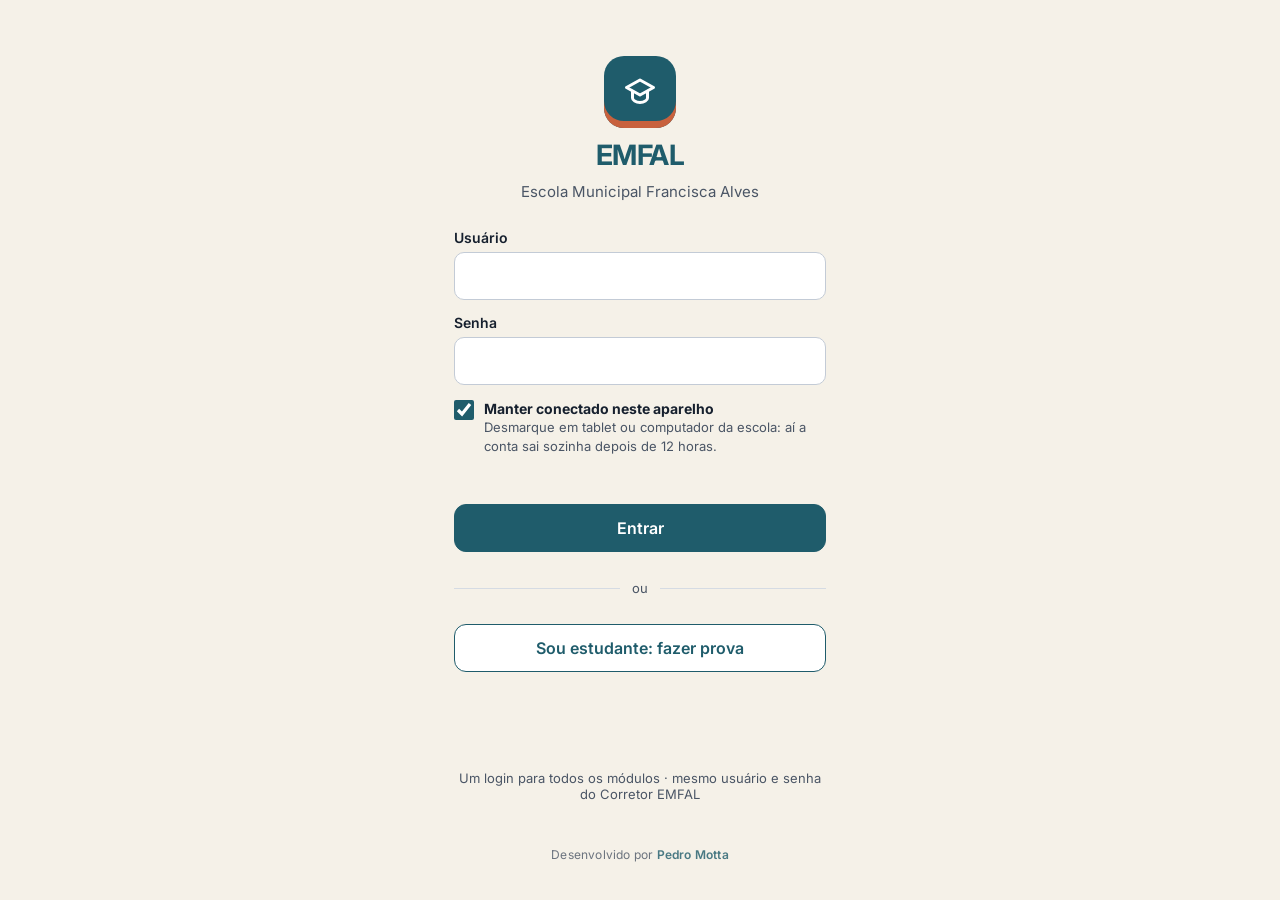
<file: index.html>
<!doctype html>
<!--
  EMFAL — Super App
  © 2026 Pedro Ricardo Motta Mattos Fernandez (@pedror_motta). Todos os direitos reservados.
  Uso autorizado na Escola Municipal Francisca Alves (EMFAL). Proibido copiar, modificar ou
  redistribuir este código fora da EMFAL sem autorização do autor. Ver LICENSE.
-->
<html lang="pt-BR">
<head>
<meta charset="utf-8">
<meta name="viewport" content="width=device-width, initial-scale=1, viewport-fit=cover">
<title>EMFAL</title>
<meta name="theme-color" content="#1F5C6B">
<link rel="manifest" href="manifest.webmanifest">
<link rel="icon" href="icone-192.png?v=3">
<link rel="apple-touch-icon" href="icone-192.png?v=3">
<link rel="preconnect" href="https://fonts.googleapis.com">
<link href="https://fonts.googleapis.com/css2?family=Inter:wght@400;500;600;700&display=swap" rel="stylesheet">
<link rel="stylesheet" href="tema.css">
<style>
:root{--azul:var(--emfal-primaria,#1F5C6B);--azul-esc:var(--emfal-primaria-esc,#164550);--azul-cl:var(--emfal-primaria-cl,#E3EFF1);--laranja:var(--emfal-destaque,#C8613D);--laranja-btn:var(--emfal-destaque-btn,#B5532F);--laranja-esc:var(--emfal-destaque-esc,#A44B2C);--laranja-cl:var(--emfal-destaque-cl,#F6E1D8);--fundo:var(--emfal-fundo,#F5F1E8);--tinta:var(--emfal-tinta,#16202E);--suave:var(--emfal-suave,#4A5565);--borda:var(--emfal-borda,#D5DBE3);--erro:var(--emfal-erro,#B42318);--ok:var(--emfal-ok,#1B7F4B)}
*{box-sizing:border-box}
html,body{margin:0;height:100%}
body{font-family:Inter,system-ui,sans-serif;background:var(--fundo);color:var(--tinta);-webkit-font-smoothing:antialiased}
button,input{font-family:inherit}
[hidden]{display:none!important}
.tela{min-height:100dvh;display:flex;flex-direction:column}
/* login */
.login{max-width:420px;margin:0 auto;width:100%;padding:56px 24px 28px;display:flex;flex-direction:column;gap:28px;flex:1}
.marca{display:flex;flex-direction:column;align-items:center;gap:10px;text-align:center}
.marca .logo{width:72px;height:72px;border-radius:20px;background:var(--azul);display:flex;align-items:center;justify-content:center;box-shadow:inset 0 -7px 0 var(--laranja);overflow:hidden}
.marca h1{margin:0;font-size:28px;letter-spacing:-.5px;color:var(--azul)}
.marca p{margin:0;color:var(--suave);font-size:15px}
form{display:flex;flex-direction:column;gap:14px;margin:0}
.campo{display:flex;flex-direction:column;gap:6px}
.campo label{font-size:14px;font-weight:600}
.campo input{height:48px;padding:0 14px;border:1px solid #C3CBD6;border-radius:10px;background:#fff;font-size:16px;color:var(--tinta)}
.campo input:focus{outline:2px solid var(--azul);outline-offset:1px;border-color:var(--azul)}
.btn{min-height:48px;border-radius:12px;border:1.5px solid var(--azul);background:#fff;color:var(--azul);font-size:16px;font-weight:600;padding:0 16px;cursor:pointer;display:inline-flex;align-items:center;justify-content:center;gap:8px;text-decoration:none}
.btn.pri{background:var(--azul);color:#fff}
.btn.pri:hover{background:var(--azul-esc)}
.btn:disabled{opacity:.6;cursor:default}
.erro{color:var(--erro);font-size:14px;line-height:20px;min-height:20px;margin:0}
.ou{display:flex;align-items:center;gap:12px;color:var(--suave);font-size:13px}
.ou::before,.ou::after{content:"";flex:1;height:1px;background:var(--borda)}
.manter{display:flex;gap:10px;align-items:flex-start;font-size:14px;line-height:19px;cursor:pointer}
.manter input{width:20px;height:20px;margin:1px 0 0;accent-color:var(--azul);flex-shrink:0}
.manter small{display:block;color:var(--suave);font-size:13px}
.rodape{margin-top:auto;text-align:center;font-size:13px;color:var(--suave)}
.assina{text-align:center;font-size:12px;color:var(--suave);opacity:.8;margin:0;padding:4px 0 calc(10px + env(safe-area-inset-bottom));letter-spacing:.2px}
.assina a{font-weight:600;color:var(--azul);text-decoration:none}
.assina a:hover{text-decoration:underline}
/* início */
.inicio{max-width:720px;margin:0 auto;width:100%;padding:20px 20px 32px;display:flex;flex-direction:column;gap:18px}
.cabeca{background:var(--azul);color:#fff;border-bottom:6px solid var(--laranja);padding-top:env(safe-area-inset-top)}
.cabeca .topo{max-width:720px;margin:0 auto;padding:22px 20px 18px}
.topo{display:flex;align-items:center;justify-content:space-between;gap:12px}
.topo p{margin:0;font-size:14px;color:#D6E7EA}
.topo h1{margin:2px 0 0;font-size:24px;letter-spacing:-.3px;color:#fff}
.acoes{display:flex;gap:8px;flex-wrap:wrap;justify-content:flex-end}
.mini{min-height:44px;padding:0 14px;border-radius:22px;border:1px solid rgba(255,255,255,.55);background:transparent;color:#fff;font-size:14px;font-weight:500;cursor:pointer}
.mini:hover{background:rgba(255,255,255,.12)}
.mini.destaque{background:var(--laranja-btn);border-color:var(--laranja-btn);color:#fff}
.mini.destaque:hover{background:var(--laranja-esc);border-color:var(--laranja-esc)}
h2{margin:6px 0 0;font-size:15px;color:var(--azul-esc)}
.grade{display:grid;grid-template-columns:repeat(2,minmax(0,1fr));gap:12px}
@media(min-width:620px){.grade{grid-template-columns:repeat(3,minmax(0,1fr))}}
.mod{min-height:104px;padding:14px;border-radius:14px;background:#fff;border:1px solid #E4DDCF;color:var(--tinta);text-align:left;display:flex;flex-direction:column;justify-content:space-between;gap:8px;cursor:pointer;font-size:15px}
.mod:hover{border-color:var(--azul)}
.mod b{font-size:15px;color:var(--azul)}
.mod small{font-size:12.5px;color:var(--suave);line-height:17px}
.mod.largo{grid-column:1/-1;flex-direction:row;align-items:center;justify-content:flex-start;gap:12px}
.ico{width:40px;height:40px;border-radius:10px;background:var(--laranja-cl);display:flex;align-items:center;justify-content:center;flex-shrink:0}
.mod svg{width:22px;height:22px;stroke:var(--laranja-esc);fill:none;stroke-width:2;stroke-linecap:round;stroke-linejoin:round}
.status{font-size:12px;font-weight:600}
.status.off{color:#8A3B07}
.cfg{display:flex;flex-direction:column;gap:12px}
.cfg-item{display:flex;align-items:center;gap:14px;padding:14px 16px;border-radius:14px;background:#fff;border:1px solid var(--borda);color:var(--tinta);text-decoration:none;text-align:left;cursor:pointer;font-size:15px;width:100%}
.cfg-item:hover{border-color:var(--azul)}
.cfg-item b{color:var(--azul)}
.cfg-item svg{width:24px;height:24px;flex-shrink:0;stroke:var(--laranja-esc);fill:none;stroke-width:2;stroke-linecap:round;stroke-linejoin:round}
.cfg-item small{display:block;color:var(--suave);font-size:13px;line-height:18px;margin-top:2px}
.dev{border-color:#EBC59C;background:#FFF9F2}
.aviso{background:#FFF4E8;border:1px solid #EBC59C;border-radius:12px;padding:12px 14px;font-size:14px;line-height:20px}
/* módulo */
.barra{min-height:52px;display:flex;align-items:center;gap:10px;padding:0 10px;background:var(--azul);color:#fff;flex-shrink:0;padding-top:env(safe-area-inset-top);border-bottom:4px solid var(--laranja)}
.barra button{min-height:40px;border:none;background:rgba(255,255,255,.14);color:#fff;border-radius:10px;padding:0 12px;font-size:15px;font-weight:600;cursor:pointer;display:flex;align-items:center;gap:6px}
.barra .nome{font-weight:600;font-size:16px;flex:1;overflow:hidden;text-overflow:ellipsis;white-space:nowrap}
#quadro{flex:1;width:100%;border:0;background:#fff}
.carga{position:fixed;inset:0;background:rgba(245,241,232,.85);display:flex;align-items:center;justify-content:center;font-weight:600;z-index:50}
</style>
</head>
<body>

<!-- ENTRAR -->
<section class="tela" id="t-login" hidden>
  <div class="login">
    <div class="marca">
      <div class="logo"><svg aria-hidden="true" width="36" height="36" viewBox="0 0 24 24" fill="none" stroke="#fff" stroke-width="2" stroke-linecap="round" stroke-linejoin="round"><path d="M3 9l9-5 9 5-9 5-9-5z"/><path d="M7 11.5v4.5c0 1.5 2.2 3 5 3s5-1.5 5-3v-4.5"/></svg></div>
      <h1>EMFAL</h1>
      <p>Escola Municipal Francisca Alves</p>
    </div>
    <form id="f-login" autocomplete="on">
      <div class="campo"><label for="l-usu">Usuário</label><input id="l-usu" autocomplete="username" autocapitalize="none" spellcheck="false"></div>
      <div class="campo"><label for="l-sen">Senha</label><input id="l-sen" type="password" autocomplete="current-password"></div>
      <label class="manter"><input type="checkbox" id="l-manter" checked><span><b>Manter conectado neste aparelho</b><small>Desmarque em tablet ou computador da escola: aí a conta sai sozinha depois de 12 horas.</small></span></label>
      <p class="erro" id="l-erro" role="alert"></p>
      <button class="btn pri" type="submit" id="l-bt">Entrar</button>
    </form>
    <div class="ou">ou</div>
    <a class="btn" href="#aluno">Sou estudante: fazer prova</a>
    <p class="rodape">Um login para todos os módulos · mesmo usuário e senha do Corretor EMFAL</p>
    <p class="assina">Desenvolvido por <a href="https://www.instagram.com/pedror_motta/" target="_blank" rel="noopener">Pedro Motta</a></p>
  </div>
</section>

<!-- INÍCIO -->
<section class="tela" id="t-inicio" hidden>
  <header class="cabeca">
    <div class="topo">
      <div><p id="i-saud">Olá,</p><h1 id="i-nome"></h1></div>
      <div class="acoes"><button class="mini" type="button" id="b-config" hidden>Configurações</button><button class="mini" type="button" id="b-conta">Conta</button><button class="mini destaque" type="button" id="b-sair">Sair</button></div>
    </div>
  </header>
  <div class="inicio">
    <div class="aviso" id="i-aviso" hidden></div>
    <h2>Módulos</h2>
    <div class="grade" id="grade"></div>
    <p class="rodape" id="i-rodape"></p>
    <p class="assina">Desenvolvido por <a href="https://www.instagram.com/pedror_motta/" target="_blank" rel="noopener">Pedro Motta</a></p>
  </div>
</section>

<!-- CONFIGURAÇÕES (só coordenação) -->
<section class="tela" id="t-config" hidden>
  <header class="cabeca">
    <div class="topo">
      <div><p>Só a coordenação vê esta área</p><h1>Configurações</h1></div>
      <div class="acoes"><button class="mini destaque" type="button" id="b-cfg-voltar">Início</button></div>
    </div>
  </header>
  <div class="inicio">
    <h2>Cadastros dos apps</h2>
    <div class="cfg">
      <button type="button" class="cfg-item" data-ir="cfg-usuarios"><svg aria-hidden="true" viewBox="0 0 24 24"><circle cx="9" cy="8" r="4"/><path d="M2 21v-1a6 6 0 0 1 12 0v1"/><path d="M19 8v6M16 11h6"/></svg><span><b>Professores, usuários e senhas</b><small>Cadastrar professor, criar senha provisória, mudar perfil (professor ou coordenação), desativar conta e definir as turmas de cada um. Vale para todos os módulos.</small></span></button>
      <button type="button" class="cfg-item" data-ir="cfg-turmas"><svg aria-hidden="true" viewBox="0 0 24 24"><circle cx="9" cy="8" r="4"/><path d="M2 21v-1a6 6 0 0 1 12 0v1M16 4a4 4 0 0 1 0 8M22 21v-1a6 6 0 0 0-4-5.7"/></svg><span><b>Turmas e estudantes</b><small>Turmas da escola e lista de estudantes usadas no Corretor, Prova Online, Ocorrências e Relatórios.</small></span></button>
    </div>
    <h2>Segurança dos dados</h2>
    <div class="cfg">
      <a class="cfg-item" href="https://drive.google.com/drive/u/2/search?q=%22Backup%20Apps%20EMFAL%22" target="_blank" rel="noopener"><svg aria-hidden="true" viewBox="0 0 24 24"><path d="M21 15v4a2 2 0 0 1-2 2H5a2 2 0 0 1-2-2v-4"/><path d="M7 10l5 5 5-5M12 15V3"/></svg><span><b>Cópias de segurança</b><small>Pasta "Backup Apps EMFAL" no Drive da escola. Cópia automática toda segunda de madrugada; guarda as 8 últimas.</small></span></a>
    </div>
    <div id="cfg-dev" hidden>
      <h2>Desenvolvedor (só pedro.coord)</h2>
      <div class="cfg" id="cfg-dev-lista"></div>
      <p class="rodape" style="text-align:left">Para salvar qualquer mudança no código continua sendo preciso entrar no GitHub (emfalped-source) e no Google (pedro.motta). É isso que impede outra pessoa de mexer, mesmo que veja esta tela.</p>
    </div>
  </div>
</section>

<!-- MÓDULO -->
<section class="tela" id="t-mod" hidden style="height:100dvh">
  <div class="barra">
    <button type="button" id="b-voltar" aria-label="Voltar ao início"><svg aria-hidden="true" width="18" height="18" viewBox="0 0 24 24" fill="none" stroke="currentColor" stroke-width="2.4" stroke-linecap="round" stroke-linejoin="round"><path d="M15 18l-6-6 6-6"/></svg>Início</button>
    <span class="nome" id="m-nome"></span>
  </div>
  <iframe id="quadro" title="Módulo" allow="camera; microphone; fullscreen; clipboard-read; clipboard-write; screen-wake-lock" allowfullscreen></iframe>
</section>

<div class="carga" id="carga" hidden><span id="cargaMsg">Carregando…</span></div>

<script src="https://emfalped-source.github.io/corretor/conta-emfal.js"></script>
<script>
'use strict';
// Um servidor só (o do Corretor) atende todos os módulos: Ocorrências, Relatórios e Currículo
// respondem por "oc.", "rel." e "cur." no mesmo endereço. As telas de cada módulo ficam no mesmo
// endereço (emfalped-source.github.io) e leem a sessão guardada aqui.
var BASE = 'https://emfalped-source.github.io/';
var CORRETOR_API = 'https://script.google.com/macros/s/AKfycbzCbPfrmF1AZhXP2xh0Se-mMQUJlWqbTkCZ8doxeNOsn5XHBE-2YMW-M6T4_R3BtBrF/exec';
var MODULOS = [
  { id: 'corretor', nome: 'Corretor', desc: 'Correção de provas por foto', url: BASE + 'corretor/', chave: 'corretor_sessao', pre: null,
    icone: '<path d="M3 7V5a2 2 0 0 1 2-2h2M17 3h2a2 2 0 0 1 2 2v2M21 17v2a2 2 0 0 1-2 2h-2M7 21H5a2 2 0 0 1-2-2v-2"/><path d="M8 12l3 3 5-6"/>' },
  { id: 'prova', nome: 'Prova Online', desc: 'Provas no tablet com cronômetro', url: BASE + 'prova/#professor', chave: 'corretor_sessao', pre: null,
    icone: '<rect x="4" y="2" width="16" height="20" rx="2"/><circle cx="12" cy="13" r="4"/><path d="M12 11v2l1 1"/>' },
  { id: 'relatorios', nome: 'Relatórios', desc: 'Relatório de desenvolvimento do estudante', url: BASE + 'relatorios/', chave: 'relatorios_sessao', pre: 'rel.',
    icone: '<path d="M14 2H6a2 2 0 0 0-2 2v16a2 2 0 0 0 2 2h12a2 2 0 0 0 2-2V8z"/><path d="M14 2v6h6M8 13h8M8 17h5"/>' },
  { id: 'curriculo', nome: 'Currículo em Ação', desc: 'Habilidades BNCC/CRMG por ano', url: BASE + 'curriculo/', chave: 'curriculo_token', soToken: true, pre: 'cur.',
    icone: '<path d="M4 19.5A2.5 2.5 0 0 1 6.5 17H20V3H6.5A2.5 2.5 0 0 0 4 5.5z"/><path d="M4 19.5A2.5 2.5 0 0 0 6.5 22H20v-5"/>' },
  { id: 'ocorrencias', nome: 'Ocorrências', desc: 'Todos os professores, em qualquer turma', url: BASE + 'ocorrencias/', chave: 'ocorrencias_sessao', largo: true, pre: 'oc.',
    icone: '<path d="M12 9v4M12 17h.01"/><path d="M10.3 3.9L1.8 18a2 2 0 0 0 1.7 3h17a2 2 0 0 0 1.7-3L13.7 3.9a2 2 0 0 0-3.4 0z"/>' }
];
var CONFIG = [
  { id: 'cfg-usuarios', nome: 'Professores, usuários e senhas', url: BASE + 'corretor/#cadastros' },
  { id: 'cfg-turmas', nome: 'Turmas e estudantes', url: BASE + 'corretor/#turmas' }
];
var DEV_USUARIO = 'pedro.coord';
var DEV = [
  ['Código do Super App EMFAL', 'https://github.com/emfalped-source/emfal'],
  ['Código do Corretor', 'https://github.com/emfalped-source/corretor'],
  ['Código da Prova Online', 'https://github.com/emfalped-source/prova'],
  ['Código dos Relatórios', 'https://github.com/emfalped-source/relatorios'],
  ['Código do Currículo em Ação', 'https://github.com/emfalped-source/curriculo'],
  ['Código das Ocorrências', 'https://github.com/emfalped-source/ocorrencias'],
  ['Servidor único da EMFAL (Apps Script do Corretor)', 'https://script.google.com/home/projects/19TvgMNI-G9CNM6VEzr9gNXNDfQKdgZEiIZ7_YpXVHGTbecAQz6vZGvWD/edit'],
  ['Publicação dos sites (GitHub Pages)', 'https://github.com/emfalped-source/emfal/settings/pages']
];
var ALUNO = { id: 'aluno', nome: 'Prova do estudante', url: BASE + 'prova/' };
var CHAVE = 'superapp_sessao_v2'; // v2: servidor único (todos entram de novo uma vez)
var HORAS_SEM_MANTER = 12;

function $(s) { return document.querySelector(s); }
function esc(s) { return String(s == null ? '' : s).replace(/[&<>"']/g, function (c) { return { '&': '&amp;', '<': '&lt;', '>': '&gt;', '"': '&quot;', "'": '&#39;' }[c]; }); }
function lsGet(k) { try { return localStorage.getItem(k); } catch (e) { return null; } }
function lsSet(k, v) { try { if (v == null) localStorage.removeItem(k); else localStorage.setItem(k, v); } catch (e) {} }
function carga(on, msg) { $('#carga').hidden = !on; if (msg) $('#cargaMsg').textContent = msg; }
function nomeCurto(n) { n = String(n || '').trim().split(/\s+/)[0] || ''; return n.charAt(0).toUpperCase() + n.slice(1).toLowerCase(); }

function chamar(url, fn, args) {
  return fetch(url, { method: 'POST', body: JSON.stringify({ fn: fn, args: args || [] }), headers: { 'Content-Type': 'text/plain;charset=utf-8' }, credentials: 'omit', redirect: 'follow' })
    .catch(function () { throw new Error('Sem conexão com a internet. Confira e tente de novo.'); })
    .then(function (r) { if (!r.ok) throw new Error('O servidor não respondeu (erro ' + r.status + '). Tente de novo.'); return r.text(); })
    .then(function (t) {
      var j; try { j = JSON.parse(t); } catch (e) { throw new Error('O servidor está ocupado. Tente de novo em instantes.'); }
      if (j && j.ok) return j.res;
      throw new Error(String((j && j.erro) || 'Erro desconhecido.').replace(/^Error: /, '').replace(/^(SESSAO|TROCAR): ?/, ''));
    });
}

// ---------- sessão ----------
var SESS = null;
try { SESS = JSON.parse(lsGet(CHAVE) || 'null'); } catch (e) { SESS = null; }
lsSet('superapp_sessao', null); // sessão da versão antiga (vários servidores)
// Sem "manter conectado": a conta sai sozinha depois de algumas horas.
function venceu() { return !!(SESS && SESS.ate && Date.now() > SESS.ate); }
function ligado(m) { var v = lsGet(m.chave); return !!(v && v !== 'null' && v !== '""'); }

function entrarTudo(u, s, manter) {
  carga(true, 'Entrando…');
  return chamar(CORRETOR_API, 'entrar', [u, s]).then(function (r) {
    if (r.eu && r.eu.trocarSenha) {
      carga(false);
      if (!window.ContaEMFAL) throw new Error('Sua senha é provisória. Troque a senha no Corretor EMFAL e entre de novo.');
      ContaEMFAL.abrir({ usuario: u, senha: s, obrigatoria: true, aoTerminar: function (res) { if (res && res.trocouSenha) entrarTudo(u, res.senha, manter).catch(function (e) { $('#l-erro').textContent = e.message; }); } });
      return;
    }
    lsSet('corretor_sessao', JSON.stringify(r));
    carga(true, 'Abrindo os módulos…');
    // os outros módulos (no mesmo servidor) abrem junto, com o mesmo usuário e senha
    var outros = MODULOS.filter(function (m) { return m.pre; });
    return Promise.all(outros.map(function (m) {
      return chamar(CORRETOR_API, m.pre + 'entrar', [u, s]).then(function (x) {
        lsSet(m.chave, m.soToken ? x.token : JSON.stringify(x)); return null;
      }, function (e) { lsSet(m.chave, null); return m.nome; });
    })).then(function (falhas) {
      SESS = { eu: r.eu, desde: new Date().toISOString(), falhas: falhas.filter(Boolean), ate: manter ? 0 : Date.now() + HORAS_SEM_MANTER * 3600000 };
      lsSet(CHAVE, JSON.stringify(SESS));
      carga(false); $('#l-sen').value = '';
      ir('');
    });
  }).catch(function (e) { carga(false); throw e; });
}

function sairTudo() {
  var feitos = {};
  MODULOS.forEach(function (m) {
    var v = lsGet(m.chave); if (!v || feitos[m.chave]) return; feitos[m.chave] = 1;
    var tk = m.soToken ? v : (function () { try { return JSON.parse(v).token; } catch (e) { return ''; } })();
    if (tk) chamar(CORRETOR_API, (m.pre || '') + 'sair', [tk]).catch(function () {});
    lsSet(m.chave, null);
  });
  SESS = null; lsSet(CHAVE, null); ir('');
}

// ---------- telas ----------
function mostrar(id) { ['t-login', 't-inicio', 't-config', 't-mod'].forEach(function (t) { $('#' + t).hidden = t !== id; }); }

function ehCoord() { return !!(SESS && SESS.eu && SESS.eu.perfil === 'coordenacao'); }
function ehDev() { return !!(SESS && SESS.eu && String(SESS.eu.usuario).toLowerCase() === DEV_USUARIO); }

function renderConfig() {
  var dev = ehDev();
  $('#cfg-dev').hidden = !dev;
  if (dev) $('#cfg-dev-lista').innerHTML = DEV.map(function (d) {
    return '<a class="cfg-item dev" href="' + d[1] + '" target="_blank" rel="noopener"><svg aria-hidden="true" viewBox="0 0 24 24"><path d="M16 18l6-6-6-6M8 6l-6 6 6 6"/></svg><span><b>' + esc(d[0]) + '</b><small>' + esc(d[1].replace('https://', '')) + '</small></span></a>';
  }).join('');
  mostrar('t-config');
}

function renderInicio() {
  $('#b-config').hidden = !ehCoord();
  var h = new Date().getHours();
  $('#i-saud').textContent = h < 12 ? 'Bom dia,' : h < 18 ? 'Boa tarde,' : 'Boa noite,';
  $('#i-nome').textContent = nomeCurto(SESS.eu && SESS.eu.nome) || 'professor(a)';
  $('#grade').innerHTML = MODULOS.map(function (m) {
    var on = ligado(m);
    return '<button type="button" class="mod' + (m.largo ? ' largo' : '') + '" data-mod="' + m.id + '">' +
      '<span class="ico"><svg aria-hidden="true" viewBox="0 0 24 24">' + m.icone + '</svg></span>' +
      '<span><b>' + esc(m.nome) + '</b><br><small>' + esc(m.desc) + '</small></span>' +
      (on ? '' : '<span class="status off">Entre de novo neste módulo</span>') + '</button>';
  }).join('');
  var f = (SESS.falhas || []).filter(function (n) { return MODULOS.some(function (m) { return m.nome === n && !ligado(m); }); });
  $('#i-aviso').hidden = !f.length;
  if (f.length) $('#i-aviso').textContent = 'Não consegui abrir ' + f.join(' e ') + ' agora. Ao tocar no módulo, ele pede o usuário e a senha só daquela vez.';
  $('#i-rodape').textContent = SESS.eu && SESS.eu.perfil === 'coordenacao' ? 'Perfil: coordenação · vê todas as turmas' : 'Ocorrências: qualquer turma · demais módulos: só as suas turmas';
  mostrar('t-inicio');
}

function abrirModulo(m) {
  $('#m-nome').textContent = m.nome;
  var q = $('#quadro');
  if (q.dataset.mod !== m.id) { q.dataset.mod = m.id; q.src = m.url; }
  mostrar('t-mod');
}

// rotas: #corretor, #relatorios… (o botão Voltar do celular volta ao início)
function ir(rota) { if (location.hash.slice(1) === rota) rotear(); else location.hash = rota; }
function rotear() {
  var r = location.hash.slice(1);
  if (r === 'aluno') return abrirModulo(ALUNO);
  if (venceu()) return sairTudo();
  if (!SESS) { var q = $('#quadro'); q.src = 'about:blank'; q.dataset.mod = ''; mostrar('t-login'); return; }
  if (r === 'config' || r.indexOf('cfg-') === 0) {
    if (!ehCoord()) return ir('');
    var c = CONFIG.filter(function (x) { return x.id === r; })[0];
    return c ? abrirModulo(c) : renderConfig();
  }
  var m = MODULOS.filter(function (x) { return x.id === r; })[0];
  if (m) abrirModulo(m); else renderInicio();
}
window.addEventListener('hashchange', rotear);

$('#f-login').addEventListener('submit', function (ev) {
  ev.preventDefault();
  var u = $('#l-usu').value.trim(), s = $('#l-sen').value;
  if (!u || !s) { $('#l-erro').textContent = 'Preencha o usuário e a senha.'; return; }
  $('#l-erro').textContent = ''; $('#l-bt').disabled = true;
  entrarTudo(u, s, $('#l-manter').checked).catch(function (e) { $('#l-erro').textContent = e.message; }).then(function () { $('#l-bt').disabled = false; });
});
$('#grade').addEventListener('click', function (ev) { var b = ev.target.closest('[data-mod]'); if (b) ir(b.dataset.mod); });
$('#b-voltar').addEventListener('click', function () { ir(location.hash.indexOf('#cfg-') === 0 ? 'config' : ''); });
$('#b-config').addEventListener('click', function () { ir('config'); });
$('#b-cfg-voltar').addEventListener('click', function () { ir(''); });
$('#t-config').addEventListener('click', function (ev) { var b = ev.target.closest('[data-ir]'); if (b) ir(b.dataset.ir); });
$('#b-sair').addEventListener('click', sairTudo);
$('#b-conta').addEventListener('click', function () {
  if (window.ContaEMFAL) ContaEMFAL.abrir({ usuario: (SESS && SESS.eu && SESS.eu.usuario) || '' });
  else alert('Não foi possível abrir a conta. Verifique a internet.');
});

// aparelho sem "manter conectado": confere o prazo ao voltar para o app
document.addEventListener('visibilitychange', function () { if (!document.hidden && venceu()) sairTudo(); });

if ('serviceWorker' in navigator) navigator.serviceWorker.register('sw.js').catch(function () {});
rotear();
</script>
</body>
</html>
</file>
<file: tema.css>
/* =========================================================
   TEMA EMFAL — arquivo ÚNICO de cores do Super App e dos módulos
   (Corretor, Prova Online, Relatórios, Currículo em Ação, Ocorrências).
   Para mudar a identidade visual, mude SÓ aqui.
   Endereço: https://emfalped-source.github.io/emfal/tema.css
   Paleta oficial: azul-petróleo, terracota e areia.
   ========================================================= */
:root{
  /* principal — azul-petróleo */
  --emfal-primaria:#1F5C6B;
  --emfal-primaria-esc:#164550;
  --emfal-primaria-cl:#E3EFF1;
  /* destaque — terracota */
  --emfal-destaque:#C8613D;
  --emfal-destaque-btn:#B5532F;
  --emfal-destaque-esc:#A44B2C;
  --emfal-destaque-cl:#F6E1D8;
  /* fundos — areia */
  --emfal-fundo:#F5F1E8;
  --emfal-fundo-2:#EFE9DC;
  --emfal-fundo-veu:rgba(245,241,232,.85);
  --emfal-cartao:#FFFFFF;
  /* texto e linhas */
  --emfal-tinta:#16202E;
  --emfal-suave:#4A5565;
  --emfal-borda:#D5DBE3;
  --emfal-sobre-primaria:#FFFFFF;
  /* situações */
  --emfal-ok:#1B7F4B;
  --emfal-ok-cl:#E3F4EA;
  --emfal-erro:#B42318;
  --emfal-erro-cl:#FDE8E6;
  --emfal-alerta:#B45309;
  --emfal-alerta-cl:#FDF1E2;
  /* fonte */
  --emfal-fonte:Inter,system-ui,-apple-system,"Segoe UI",Roboto,sans-serif;
}
</file>
